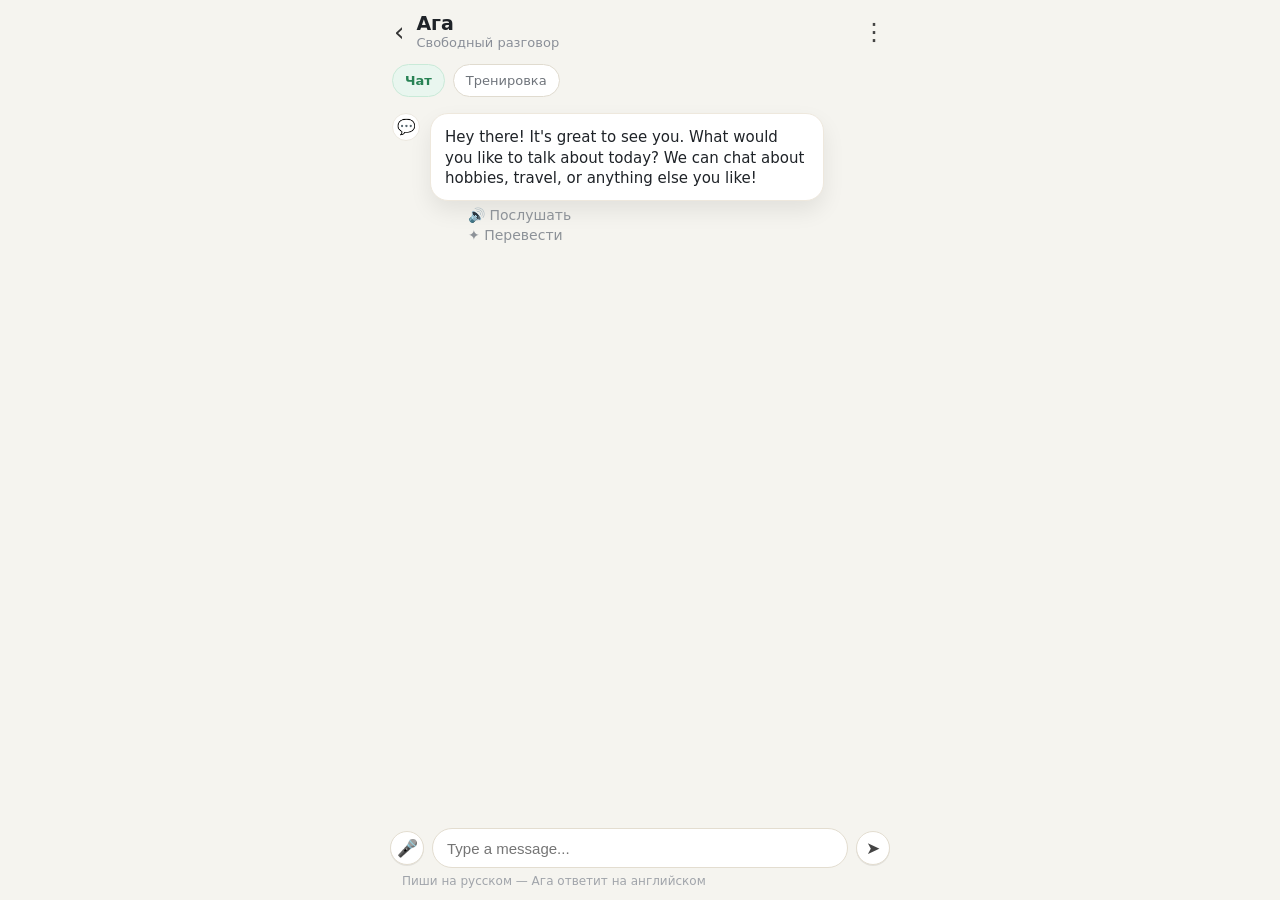
<file: index.html>
<!DOCTYPE html>
<html lang="ru">
<head>
<meta charset="UTF-8" />
<meta name="viewport" content="width=device-width, initial-scale=1, maximum-scale=1, user-scalable=no" />
<title>Ага — Свободный разговор</title>
<style>
  :root{--bg:#f5f4ef;--card:#ffffff;--text:#1f2328;--muted:#8a8f98;--green:#2db56b;--line:#ece8df;--shadow:0 10px 22px rgba(0,0,0,.08)}
  *{box-sizing:border-box} body{margin:0;background:var(--bg);font-family:system-ui,-apple-system,BlinkMacSystemFont,'Segoe UI',Roboto,Arial,sans-serif;color:var(--text)}
  .app{max-width:520px;margin:0 auto;min-height:100vh;display:flex;flex-direction:column;background:var(--bg)}
  .top{display:flex;align-items:center;justify-content:space-between;padding:14px 14px 8px;background:var(--bg)}
  .topLeft{display:flex;align-items:center;gap:12px}
  .back{font-size:26px;color:#333}
  .titleBox{display:flex;flex-direction:column;gap:2px}
  .title{font-size:19px;font-weight:700;line-height:1}
  .subtitle{font-size:13px;color:var(--muted)}
  .dots{font-size:24px;color:#444}
  .chatArea{flex:1;padding:8px 12px 96px;overflow-y:auto}
  .bubbleRow{display:flex;align-items:flex-start;gap:10px;margin-top:8px}
  .bubbleRow.user{justify-content:flex-end}
  .bubbleRow.user .bubble{background:#e9f6ef;border-color:#c9ead8;color:#288254}
  .bubbleRow.user .avatar{order:2}
  .avatar{width:28px;height:28px;border-radius:50%;background:#fff;border:1px solid var(--line);display:grid;place-items:center;font-size:15px;flex:0 0 auto}
  .bubble{max-width:86%;background:#fff;border:1px solid #eee8dd;border-radius:18px;padding:13px 14px 11px;box-shadow:var(--shadow);line-height:1.38;font-size:15px;word-wrap:break-word}
  .actions{margin-left:38px;margin-top:6px;color:#8d9298;font-size:14px;display:flex;flex-direction:column;gap:4px}
  .action{display:flex;align-items:center;gap:6px;cursor:pointer;user-select:none}
  .translation{display:none;color:#5d646c}
  .translation.show{display:block}
  .composer{position:sticky;bottom:0;background:linear-gradient(to top, rgba(245,244,239,1) 72%, rgba(245,244,239,.88));padding:10px 10px 12px;border-top:0}
  .composerRow{display:flex;align-items:center;gap:8px}
  .micMini,.send{width:34px;height:34px;border:none;border-radius:50%;background:#fff;border:1px solid #e3ddd0;display:grid;place-items:center;font-size:17px;color:#444;box-shadow:0 1px 0 rgba(0,0,0,.08);cursor:pointer;transition:all .2s}
  .micMini:hover,.send:hover{background:#f5f4ef}
  .micMini.listening{background:#ff6b6b;color:#fff;animation:pulse 1s infinite}
  @keyframes pulse{0%{transform:scale(1);box-shadow:0 1px 0 rgba(255,107,107,.3)}50%{transform:scale(1.05);box-shadow:0 1px 0 rgba(255,107,107,.6)}100%{transform:scale(1);box-shadow:0 1px 0 rgba(255,107,107,.3)}}
  .inputWrap{flex:1;position:relative}
  .input{width:100%;height:40px;border-radius:20px;border:1px solid #e3ddd0;background:#fff;padding:0 14px;font-size:15px;outline:none}
  .hint{font-size:12px;color:#a0a4aa;margin:6px 12px 0}
  .modeToggle{display:flex;gap:8px;padding:6px 12px 0}
  .pill{padding:8px 12px;border-radius:999px;border:1px solid #e0dbcf;background:#fff;color:#6f747b;font-size:13px;cursor:pointer;transition:all .2s}
  .pill.active{background:#e9f6ef;border-color:#c9ead8;color:#288254;font-weight:700}
  .practice{display:none;padding:8px 12px 96px}
  .practice.show{display:block}
  .pCard{background:#fff;border:1px solid #ede7dc;border-radius:22px;box-shadow:var(--shadow);padding:16px;margin-top:8px}
  .topic{font-size:12px;font-weight:800;letter-spacing:.08em;color:#41ab6f;text-transform:uppercase;margin-bottom:10px}
  .phrase{font-size:30px;font-weight:800;line-height:1.12;margin-bottom:14px;letter-spacing:-.03em}
  .pTranslate{display:none;background:#f7f5ef;border:1px dashed #dfd8ca;border-radius:16px;padding:12px 14px;font-size:18px;color:#4d5560;margin-bottom:12px}
  .pTranslate.show{display:block}
  .pActions{display:flex;justify-content:space-between;align-items:center}
  .miniBtns{display:flex;gap:10px}
  .mini{width:42px;height:42px;border-radius:14px;border:1px solid #e5dfd2;background:#fff;font-size:18px;cursor:pointer;transition:all .2s}
  .mini:hover{background:#f5f4ef}
  .skip{font-size:15px;color:#8a8f98;cursor:pointer}
  .bigMicWrap{display:flex;flex-direction:column;align-items:center;margin-top:20px}
  .bigMic{width:84px;height:84px;border-radius:50%;border:none;background:linear-gradient(135deg,#36c57b,#279f60);color:#fff;font-size:34px;box-shadow:0 12px 26px rgba(45,181,107,.35);cursor:pointer;transition:all .2s}
  .bigMic:hover{transform:scale(1.05)}
  .bigMic.listening{background:linear-gradient(135deg,#ff6b6b,#ff5252);animation:pulse 1s infinite}
  .bigLabel{margin-top:10px;color:#8a8f98;font-size:13px}
  .stats{display:flex;justify-content:space-between;align-items:center;padding:10px 2px 6px;color:#71757d;font-size:14px}
  .progressBar{height:8px;background:#e8e4db;border-radius:999px;overflow:hidden}
  .progressFill{height:100%;width:0%;background:linear-gradient(90deg,#cfeedd,#a8e0bf)}
  .feedback{margin-top:12px;padding:12px;border-radius:16px;font-size:14px;text-align:center}
  .feedback.success{background:#e9f6ef;color:#288254;border:1px solid #c9ead8}
  .feedback.error{background:#ffe8e8;color:#d32f2f;border:1px solid #ffccc7}
  .feedback.info{background:#e3f2fd;color:#1976d2;border:1px solid #bbdefb}
</style>
</head>
<body>
<div class="app">
  <div class="top">
    <div class="topLeft">
      <div class="back">‹</div>
      <div class="titleBox">
        <div class="title">Ага</div>
        <div class="subtitle" id="modeTitle">Свободный разговор</div>
      </div>
    </div>
    <div class="dots">⋮</div>
  </div>
  <div class="modeToggle">
    <div class="pill active" id="pillChat" onclick="setMode('chat')">Чат</div>
    <div class="pill" id="pillPractice" onclick="setMode('practice')">Тренировка</div>
  </div>
  
  <div class="chatArea" id="chatView">
    <div class="bubbleRow">
      <div class="avatar">💬</div>
      <div>
        <div class="bubble" id="chatBubble">Hey there! It's great to see you. What would you like to talk about today? We can chat about hobbies, travel, or anything else you like!</div>
        <div class="actions">
          <div class="action" onclick="speakChat()">🔊 Послушать</div>
          <div class="action" onclick="toggleChatTranslation()">✦ Перевести</div>
          <div class="translation" id="chatTranslation">Привет! Рад тебя видеть. О чём хочешь поговорить сегодня? Можем обсудить хобби, путешествия или что-то другое!</div>
        </div>
      </div>
    </div>
  </div>
  
  <div class="practice" id="practiceView">
    <div class="stats"><span>Прогресс</span><b id="progressText">0/7</b></div>
    <div class="progressBar"><div class="progressFill" id="progressFill"></div></div>
    <div class="stats"><span>⚡ <b id="xpText">0 XP</b></span><span>🔥 <b>2 дн.</b></span></div>
    <div class="pCard">
      <div class="topic">Знакомство</div>
      <div class="phrase" id="phrase">Hello! My name is Azamat</div>
      <div class="pTranslate" id="translation">Привет! Меня зовут Азамат</div>
      <div class="pActions">
        <div class="miniBtns">
          <button class="mini" onclick="speak()">🔊</button>
          <button class="mini" onclick="toggleTranslation()">📖</button>
        </div>
        <div class="skip" onclick="nextPhrase()">Пропустить ›</div>
      </div>
    </div>
    <div id="feedbackContainer"></div>
    <div class="bigMicWrap">
      <button class="bigMic" id="bigMicBtn" onclick="startListenPractice()">🎤</button>
      <div class="bigLabel">Нажми и говори</div>
    </div>
  </div>
  
  <div class="composer">
    <div class="composerRow">
      <button class="micMini" id="micBtn" onclick="startListenChat()">🎤</button>
      <div class="inputWrap"><input class="input" id="chatInput" placeholder="Type a message..." /></div>
      <button class="send" onclick="sendChat()">➤</button>
    </div>
    <div class="hint">Пиши на русском — Ага ответит на английском</div>
  </div>
</div>

<script>
const phrases=[
  {en:'Hello! My name is Azamat',ru:'Привет! Меня зовут Азамат'},
  {en:'Nice to meet you',ru:'Очень приятно познакомиться'},
  {en:'What is your name?',ru:'Как тебя зовут?'},
  {en:'I am from Kazakhstan',ru:'Я из Казахстана'},
  {en:'What do you like to do?',ru:'Что ты любишь делать?'},
  {en:'I like reading and traveling',ru:'Люблю читать и путешествовать'},
  {en:'See you next time!',ru:'До встречи!'}
];

let i=0, showRu=false, xp=0, mode='chat';
let isListening = false;
const synth = window.speechSynthesis;
const SR = window.SpeechRecognition || window.webkitSpeechRecognition;

// Инициализация Speech Recognition
const recognition = new SR();
recognition.lang = 'en-US';
recognition.interimResults = true;
recognition.continuous = false;

function render(){
  document.getElementById('phrase').textContent = phrases[i].en;
  document.getElementById('translation').textContent = phrases[i].ru;
  document.getElementById('translation').classList.toggle('show', showRu);
  document.getElementById('progressText').textContent = `${i}/${phrases.length}`;
  document.getElementById('progressFill').style.width = `${(i/phrases.length)*100}%`;
  document.getElementById('xpText').textContent = `${xp} XP`;
}

function speak(){
  const u = new SpeechSynthesisUtterance(phrases[i].en);
  u.lang = 'en-US';
  u.rate = 0.85;
  synth.cancel();
  synth.speak(u);
}

function toggleTranslation(){
  showRu = !showRu;
  render();
}

function nextPhrase(){
  i = (i + 1) % phrases.length;
  showRu = false;
  xp += 10;
  render();
  document.getElementById('feedbackContainer').innerHTML = '';
  speak();
}

function setMode(next){
  mode = next;
  document.getElementById('pillChat').classList.toggle('active', next === 'chat');
  document.getElementById('pillPractice').classList.toggle('active', next === 'practice');
  document.getElementById('chatView').classList.toggle('show', next === 'chat');
  document.getElementById('practiceView').classList.toggle('show', next === 'practice');
  document.getElementById('modeTitle').textContent = next === 'chat' ? 'Свободный разговор' : 'Тренировка';
}

function speakChat(){
  const u = new SpeechSynthesisUtterance(document.getElementById('chatBubble').textContent);
  u.lang = 'en-US';
  u.rate = 0.92;
  synth.cancel();
  synth.speak(u);
}

function toggleChatTranslation(){
  document.getElementById('chatTranslation').classList.toggle('show');
}

function sendChat(){
  const inp = document.getElementById('chatInput');
  const v = inp.value.trim();
  if(!v) return;
  
  // Добавляем сообщение пользователя в чат
  addChatMessage(v, 'user');
  inp.value = '';
  
  // Имитация ответа ассистента
  setTimeout(() => {
    const responses = [
      'That sounds interesting! Tell me more.',
      'I see! How did that make you feel?',
      'That\'s great! What happened next?',
      'Interesting! Can you elaborate?',
      'I understand. What do you think about it?'
    ];
    const response = responses[Math.floor(Math.random() * responses.length)];
    addChatMessage(response, 'bot');
  }, 500);
}

function addChatMessage(text, sender){
  const chatArea = document.getElementById('chatView');
  const bubbleRow = document.createElement('div');
  bubbleRow.className = 'bubbleRow' + (sender === 'user' ? ' user' : '');
  
  const avatar = document.createElement('div');
  avatar.className = 'avatar';
  avatar.textContent = sender === 'user' ? '👤' : '💬';
  
  const bubbleDiv = document.createElement('div');
  const bubble = document.createElement('div');
  bubble.className = 'bubble';
  bubble.textContent = text;
  
  bubbleDiv.appendChild(bubble);
  if(sender === 'bot'){
    const actions = document.createElement('div');
    actions.className = 'actions';
    actions.innerHTML = `
      <div class="action" onclick="speakChat()">🔊 Послушать</div>
      <div class="action" onclick="toggleChatTranslation()">✦ Перевести</div>
    `;
    bubbleDiv.appendChild(actions);
  }
  
  bubbleRow.appendChild(avatar);
  bubbleRow.appendChild(bubbleDiv);
  chatArea.appendChild(bubbleRow);
  chatArea.scrollTop = chatArea.scrollHeight;
}

function startListenChat(){
  if(isListening) {
    recognition.stop();
    return;
  }
  
  if(!SR){
    alert('Speech Recognition не поддерживается в этом браузере. Используйте Chrome, Edge или Safari.');
    return;
  }
  
  isListening = true;
  const micBtn = document.getElementById('micBtn');
  micBtn.classList.add('listening');
  micBtn.textContent = '⏸';
  
  recognition.onstart = () => {
    console.log('Слушаю...');
  };
  
  recognition.onresult = (event) => {
    let transcript = '';
    for(let i = event.resultIndex; i < event.results.length; i++){
      transcript += event.results[i][0].transcript;
    }
    console.log('Распознано:', transcript);
    document.getElementById('chatInput').value = transcript;
  };
  
  recognition.onerror = (event) => {
    console.error('Ошибка:', event.error);
    alert('Ошибка при распознавании речи: ' + event.error);
  };
  
  recognition.onend = () => {
    isListening = false;
    const micBtn = document.getElementById('micBtn');
    micBtn.classList.remove('listening');
    micBtn.textContent = '🎤';
  };
  
  recognition.start();
}

function startListenPractice(){
  if(isListening) {
    recognition.stop();
    return;
  }
  
  if(!SR){
    alert('Speech Recognition не поддерживается в этом браузере. Используйте Chrome, Edge или Safari.');
    return;
  }
  
  isListening = true;
  const bigMicBtn = document.getElementById('bigMicBtn');
  bigMicBtn.classList.add('listening');
  
  const feedbackContainer = document.getElementById('feedbackContainer');
  feedbackContainer.innerHTML = '<div class="feedback info">🎤 Слушаю...</div>';
  
  recognition.onstart = () => {
    console.log('Слушаю в режиме тренировки...');
  };
  
  recognition.onresult = (event) => {
    let transcript = '';
    let isFinal = false;
    
    for(let i = event.resultIndex; i < event.results.length; i++){
      transcript += event.results[i][0].transcript;
      if(event.results[i].isFinal) isFinal = true;
    }
    
    console.log('Распознано:', transcript, 'Финальное:', isFinal);
  };
  
  recognition.onerror = (event) => {
    console.error('Ошибка:', event.error);
    feedbackContainer.innerHTML = `<div class="feedback error">❌ Ошибка: ${event.error}</div>`;
  };
  
  recognition.onend = () => {
    isListening = false;
    const bigMicBtn = document.getElementById('bigMicBtn');
    bigMicBtn.classList.remove('listening');
    
    // Оценка произношения (простая функция)
    evaluatePronunciation();
  };
  
  recognition.start();
}

function evaluatePronunciation(){
  // Получаем последний результат распознавания
  const feedbackContainer = document.getElementById('feedbackContainer');
  
  // Здесь должна быть логика проверки
  // Пока показываем случайный результат для демонстрации
  const score = Math.floor(Math.random() * 100);
  
  if(score >= 80){
    feedbackContainer.innerHTML = `
      <div class="feedback success">
        ✅ Отлично! Прогресс: +10 XP
      </div>
    `;
    xp += 10;
    document.getElementById('xpText').textContent = `${xp} XP`;
    
    setTimeout(() => {
      nextPhrase();
    }, 1500);
  } else if(score >= 60){
    feedbackContainer.innerHTML = `
      <div class="feedback info">
        🟡 Неплохо! Попробуй ещё раз: +5 XP
      </div>
    `;
    xp += 5;
    document.getElementById('xpText').textContent = `${xp} XP`;
  } else {
    feedbackContainer.innerHTML = `
      <div class="feedback error">
        ❌ Не очень. Послушай правильное произношение и попробуй снова.
      </div>
    `;
  }
}

// Инициализация
render();
setMode('chat');
</script>
</body>
</html>
</file>
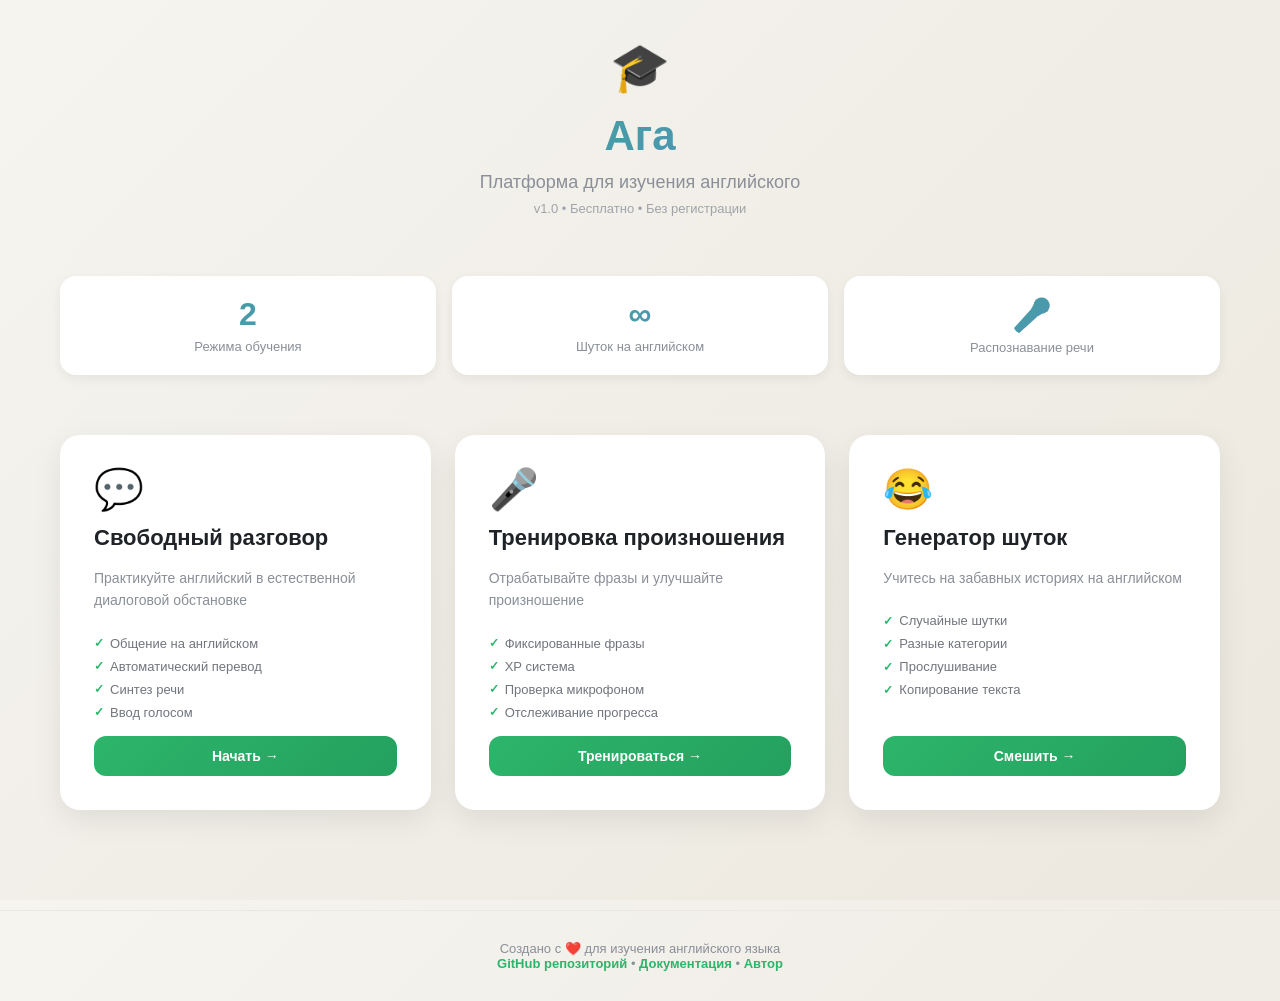
<file: home.html>
<!DOCTYPE html>
<html lang="ru">
<head>
    <meta charset="UTF-8">
    <meta name="viewport" content="width=device-width, initial-scale=1.0">
    <title>Ага — Платформа для изучения английского</title>
    <style>
        * {
            margin: 0;
            padding: 0;
            box-sizing: border-box;
        }

        :root {
            --primary: #2db56b;
            --secondary: #667eea;
            --tertiary: #f59e0b;
            --bg: #f5f4ef;
            --dark: #1f2328;
            --light: #ffffff;
            --muted: #8a8f98;
        }

        html, body {
            height: 100%;
            font-family: -apple-system, BlinkMacSystemFont, 'Segoe UI', Roboto, Oxygen, Ubuntu, Cantarell, sans-serif;
            background: linear-gradient(135deg, var(--bg) 0%, #ece8df 100%);
            color: var(--dark);
        }

        body {
            min-height: 100vh;
            display: flex;
            flex-direction: column;
            justify-content: space-between;
        }

        .container {
            max-width: 1200px;
            margin: 0 auto;
            padding: 40px 20px;
            width: 100%;
        }

        header {
            text-align: center;
            margin-bottom: 60px;
        }

        .logo {
            font-size: 48px;
            margin-bottom: 16px;
            display: block;
        }

        h1 {
            font-size: 42px;
            margin-bottom: 12px;
            background: linear-gradient(135deg, var(--primary), var(--secondary));
            -webkit-background-clip: text;
            -webkit-text-fill-color: transparent;
            background-clip: text;
        }

        .subtitle {
            font-size: 18px;
            color: var(--muted);
            margin-bottom: 8px;
        }

        .version {
            font-size: 13px;
            color: #a0a4aa;
            font-weight: 500;
        }

        .grid {
            display: grid;
            grid-template-columns: repeat(auto-fit, minmax(300px, 1fr));
            gap: 24px;
            margin-bottom: 60px;
        }

        .card {
            background: var(--light);
            border-radius: 20px;
            padding: 32px;
            box-shadow: 0 10px 30px rgba(0, 0, 0, 0.08);
            text-decoration: none;
            color: var(--dark);
            transition: all 0.3s ease;
            border: 2px solid transparent;
            display: flex;
            flex-direction: column;
            gap: 16px;
            position: relative;
            overflow: hidden;
        }

        .card::before {
            content: '';
            position: absolute;
            top: 0;
            left: -100%;
            width: 100%;
            height: 4px;
            background: linear-gradient(90deg, var(--primary), var(--secondary), var(--tertiary));
            transition: left 0.3s ease;
        }

        .card:hover {
            transform: translateY(-8px);
            box-shadow: 0 20px 40px rgba(0, 0, 0, 0.12);
        }

        .card:hover::before {
            left: 0;
        }

        .card-icon {
            font-size: 40px;
            line-height: 1;
        }

        .card h2 {
            font-size: 22px;
            margin: 0;
        }

        .card-description {
            font-size: 14px;
            color: var(--muted);
            line-height: 1.6;
        }

        .card-features {
            font-size: 13px;
            color: #71757d;
            display: flex;
            flex-direction: column;
            gap: 8px;
            margin-top: 8px;
        }

        .feature {
            display: flex;
            align-items: center;
            gap: 6px;
        }

        .feature::before {
            content: '✓';
            color: var(--primary);
            font-weight: 700;
            font-size: 12px;
        }

        .btn {
            display: inline-block;
            padding: 12px 24px;
            background: linear-gradient(135deg, var(--primary), #24a05e);
            color: white;
            border-radius: 12px;
            text-decoration: none;
            font-weight: 600;
            transition: all 0.3s ease;
            text-align: center;
            margin-top: auto;
            border: none;
            cursor: pointer;
            font-size: 14px;
        }

        .btn:hover {
            transform: translateY(-2px);
            box-shadow: 0 8px 20px rgba(45, 181, 107, 0.3);
        }

        .stats {
            display: grid;
            grid-template-columns: repeat(auto-fit, minmax(150px, 1fr));
            gap: 16px;
            margin-bottom: 60px;
            text-align: center;
        }

        .stat {
            background: var(--light);
            padding: 20px;
            border-radius: 16px;
            box-shadow: 0 4px 12px rgba(0, 0, 0, 0.06);
        }

        .stat-number {
            font-size: 32px;
            font-weight: 700;
            background: linear-gradient(135deg, var(--primary), var(--secondary));
            -webkit-background-clip: text;
            -webkit-text-fill-color: transparent;
            background-clip: text;
        }

        .stat-label {
            font-size: 13px;
            color: var(--muted);
            margin-top: 6px;
        }

        footer {
            text-align: center;
            padding: 30px 20px;
            border-top: 1px solid #ece8df;
            color: var(--muted);
            font-size: 13px;
        }

        footer a {
            color: var(--primary);
            text-decoration: none;
            font-weight: 600;
        }

        footer a:hover {
            text-decoration: underline;
        }

        @media (max-width: 768px) {
            h1 {
                font-size: 32px;
            }

            .logo {
                font-size: 36px;
            }

            .grid {
                grid-template-columns: 1fr;
                gap: 16px;
            }

            .container {
                padding: 24px 16px;
            }

            header {
                margin-bottom: 40px;
            }
        }

        .badge {
            display: inline-block;
            background: #e9f6ef;
            color: var(--primary);
            padding: 4px 12px;
            border-radius: 12px;
            font-size: 12px;
            font-weight: 600;
            margin-top: 4px;
        }

        .coming-soon {
            opacity: 0.6;
            pointer-events: none;
        }

        .coming-soon .btn {
            background: #ddd;
            cursor: not-allowed;
        }
    </style>
</head>
<body>
    <div class="container">
        <header>
            <span class="logo">🎓</span>
            <h1>Ага</h1>
            <p class="subtitle">Платформа для изучения английского</p>
            <p class="version">v1.0 • Бесплатно • Без регистрации</p>
        </header>

        <div class="stats">
            <div class="stat">
                <div class="stat-number">2</div>
                <div class="stat-label">Режима обучения</div>
            </div>
            <div class="stat">
                <div class="stat-number">∞</div>
                <div class="stat-label">Шуток на английском</div>
            </div>
            <div class="stat">
                <div class="stat-number">🎤</div>
                <div class="stat-label">Распознавание речи</div>
            </div>
        </div>

        <div class="grid">
            <a href="index.html" class="card">
                <div class="card-icon">💬</div>
                <h2>Свободный разговор</h2>
                <p class="card-description">Практикуйте английский в естественной диалоговой обстановке</p>
                <div class="card-features">
                    <div class="feature">Общение на английском</div>
                    <div class="feature">Автоматический перевод</div>
                    <div class="feature">Синтез речи</div>
                    <div class="feature">Ввод голосом</div>
                </div>
                <button class="btn">Начать →</button>
            </a>

            <a href="index.html" class="card">
                <div class="card-icon">🎤</div>
                <h2>Тренировка произношения</h2>
                <p class="card-description">Отрабатывайте фразы и улучшайте произношение</p>
                <div class="card-features">
                    <div class="feature">Фиксированные фразы</div>
                    <div class="feature">XP система</div>
                    <div class="feature">Проверка микрофоном</div>
                    <div class="feature">Отслеживание прогресса</div>
                </div>
                <button class="btn">Тренироваться →</button>
            </a>

            <a href="joke-generator.html" class="card">
                <div class="card-icon">😂</div>
                <h2>Генератор шуток</h2>
                <p class="card-description">Учитесь на забавных историях на английском</p>
                <div class="card-features">
                    <div class="feature">Случайные шутки</div>
                    <div class="feature">Разные категории</div>
                    <div class="feature">Прослушивание</div>
                    <div class="feature">Копирование текста</div>
                </div>
                <button class="btn">Смешить →</button>
            </a>
        </div>
    </div>

    <footer>
        <p>
            Создано с ❤️ для изучения английского языка<br>
            <a href="https://github.com/nmurtazin/aga" target="_blank">GitHub репозиторий</a> • 
            <a href="README.md">Документация</a> • 
            <a href="https://github.com/nmurtazin" target="_blank">Автор</a>
        </p>
    </footer>
</body>
</html>
</file>
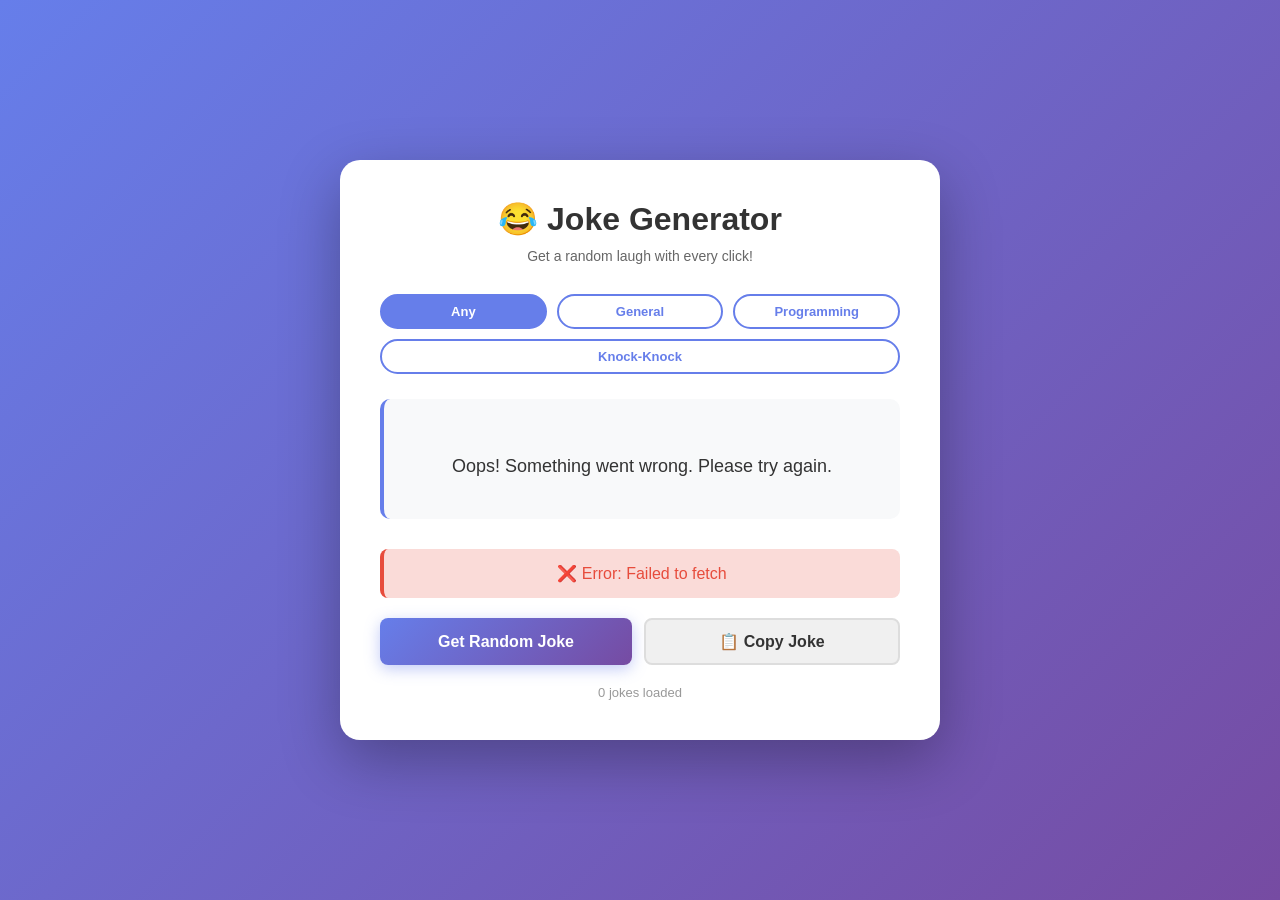
<file: joke-generator.html>
<!DOCTYPE html>
<html lang="en">
<head>
    <meta charset="UTF-8">
    <meta name="viewport" content="width=device-width, initial-scale=1.0">
    <title>Random Joke Generator</title>
    <style>
        * {
            margin: 0;
            padding: 0;
            box-sizing: border-box;
        }

        body {
            font-family: 'Segoe UI', Tahoma, Geneva, Verdana, sans-serif;
            background: linear-gradient(135deg, #667eea 0%, #764ba2 100%);
            min-height: 100vh;
            display: flex;
            justify-content: center;
            align-items: center;
            padding: 20px;
        }

        .container {
            background: white;
            border-radius: 20px;
            box-shadow: 0 20px 60px rgba(0, 0, 0, 0.3);
            padding: 40px;
            max-width: 600px;
            width: 100%;
            text-align: center;
        }

        h1 {
            color: #333;
            margin-bottom: 10px;
            font-size: 32px;
        }

        .subtitle {
            color: #666;
            margin-bottom: 30px;
            font-size: 14px;
        }

        .joke-box {
            background: #f8f9fa;
            border-left: 4px solid #667eea;
            border-radius: 10px;
            padding: 25px;
            margin-bottom: 30px;
            min-height: 120px;
            display: flex;
            align-items: center;
            justify-content: center;
        }

        .joke-text {
            color: #333;
            font-size: 18px;
            line-height: 1.6;
            font-weight: 500;
        }

        .joke-type {
            color: #667eea;
            font-size: 12px;
            font-weight: 700;
            text-transform: uppercase;
            letter-spacing: 1px;
            margin-bottom: 15px;
        }

        .loading {
            color: #667eea;
            font-size: 16px;
            font-weight: 600;
        }

        .button-group {
            display: flex;
            gap: 12px;
            flex-wrap: wrap;
            justify-content: center;
        }

        button {
            padding: 12px 28px;
            font-size: 16px;
            border: none;
            border-radius: 8px;
            cursor: pointer;
            font-weight: 600;
            transition: all 0.3s ease;
            flex: 1;
            min-width: 150px;
        }

        .btn-primary {
            background: linear-gradient(135deg, #667eea 0%, #764ba2 100%);
            color: white;
            box-shadow: 0 4px 15px rgba(102, 126, 234, 0.4);
        }

        .btn-primary:hover {
            transform: translateY(-2px);
            box-shadow: 0 6px 20px rgba(102, 126, 234, 0.6);
        }

        .btn-primary:active {
            transform: translateY(0);
        }

        .btn-secondary {
            background: #f0f0f0;
            color: #333;
            border: 2px solid #ddd;
        }

        .btn-secondary:hover {
            background: #e8e8e8;
            border-color: #667eea;
        }

        .btn-category {
            padding: 8px 16px;
            font-size: 13px;
            background: #fff;
            color: #667eea;
            border: 2px solid #667eea;
            border-radius: 20px;
            cursor: pointer;
            font-weight: 600;
            transition: all 0.3s ease;
        }

        .btn-category.active {
            background: #667eea;
            color: white;
        }

        .btn-category:hover {
            transform: translateY(-2px);
        }

        .categories {
            display: flex;
            gap: 10px;
            flex-wrap: wrap;
            justify-content: center;
            margin-bottom: 25px;
        }

        .error {
            color: #e74c3c;
            background: #fadbd8;
            padding: 15px;
            border-radius: 8px;
            margin-bottom: 20px;
            border-left: 4px solid #e74c3c;
        }

        .success {
            color: #27ae60;
            background: #d5f4e6;
            padding: 15px;
            border-radius: 8px;
            margin-bottom: 20px;
            border-left: 4px solid #27ae60;
        }

        .joke-counter {
            color: #999;
            font-size: 13px;
            margin-top: 20px;
        }

        @media (max-width: 600px) {
            .container {
                padding: 25px;
            }

            h1 {
                font-size: 24px;
            }

            .joke-text {
                font-size: 16px;
            }

            .button-group {
                flex-direction: column;
            }

            button {
                min-width: 100%;
            }
        }
    </style>
</head>
<body>
    <div class="container">
        <h1>😂 Joke Generator</h1>
        <p class="subtitle">Get a random laugh with every click!</p>

        <div class="categories">
            <button class="btn-category active" onclick="setCategory('any')">Any</button>
            <button class="btn-category" onclick="setCategory('general')">General</button>
            <button class="btn-category" onclick="setCategory('programming')">Programming</button>
            <button class="btn-category" onclick="setCategory('knock-knock')">Knock-Knock</button>
        </div>

        <div class="joke-box">
            <div>
                <div class="joke-type" id="jokeType"></div>
                <div class="joke-text" id="jokeText">Click the button to get started!</div>
            </div>
        </div>

        <div id="message"></div>

        <div class="button-group">
            <button class="btn-primary" onclick="getJoke()">Get Random Joke</button>
            <button class="btn-secondary" onclick="copyJoke()">📋 Copy Joke</button>
        </div>

        <div class="joke-counter">
            <span id="jokeCount">0</span> jokes loaded
        </div>
    </div>

    <script>
        let currentJoke = '';
        let currentCategory = 'any';
        let jokeCount = 0;

        const API_URL = 'https://v2.jokeapi.dev/joke/';

        async function getJoke() {
            const jokeBox = document.getElementById('jokeText');
            const messageBox = document.getElementById('message');
            const typeBox = document.getElementById('jokeType');

            messageBox.innerHTML = '';
            jokeBox.innerHTML = '<div class="loading">⏳ Loading a joke...</div>';

            try {
                const response = await fetch(`${API_URL}${currentCategory}`);
                
                if (!response.ok) {
                    throw new Error('Failed to fetch joke');
                }

                const data = await response.json();

                if (data.error) {
                    throw new Error(data.message);
                }

                // Handle both single-part and two-part jokes
                if (data.type === 'single') {
                    currentJoke = data.joke;
                    typeBox.textContent = '📝 Single';
                } else if (data.type === 'twopart') {
                    currentJoke = `${data.setup}\n\n${data.delivery}`;
                    typeBox.textContent = '🎭 Two-Part';
                }

                jokeBox.textContent = currentJoke;
                jokeCount++;
                document.getElementById('jokeCount').textContent = jokeCount;

                messageBox.innerHTML = '<div class="success">✅ Joke loaded successfully!</div>';

                // Auto-speak the joke
                speakJoke(currentJoke);

            } catch (error) {
                jokeBox.textContent = 'Oops! Something went wrong. Please try again.';
                messageBox.innerHTML = `<div class="error">❌ Error: ${error.message}</div>`;
                typeBox.textContent = '';
            }
        }

        function setCategory(category) {
            currentCategory = category;
            
            // Update active button
            document.querySelectorAll('.btn-category').forEach(btn => {
                btn.classList.remove('active');
            });
            event.target.classList.add('active');
        }

        function copyJoke() {
            if (!currentJoke) {
                alert('Please get a joke first!');
                return;
            }

            navigator.clipboard.writeText(currentJoke).then(() => {
                const messageBox = document.getElementById('message');
                messageBox.innerHTML = '<div class="success">✅ Joke copied to clipboard!</div>';
                setTimeout(() => {
                    messageBox.innerHTML = '';
                }, 2000);
            });
        }

        function speakJoke(joke) {
            const synth = window.speechSynthesis;
            synth.cancel();
            
            const utterance = new SpeechSynthesisUtterance(joke);
            utterance.lang = 'en-US';
            utterance.rate = 0.9;
            synth.speak(utterance);
        }

        // Load a joke on page load
        window.addEventListener('load', getJoke);
    </script>
</body>
</html>
</file>
